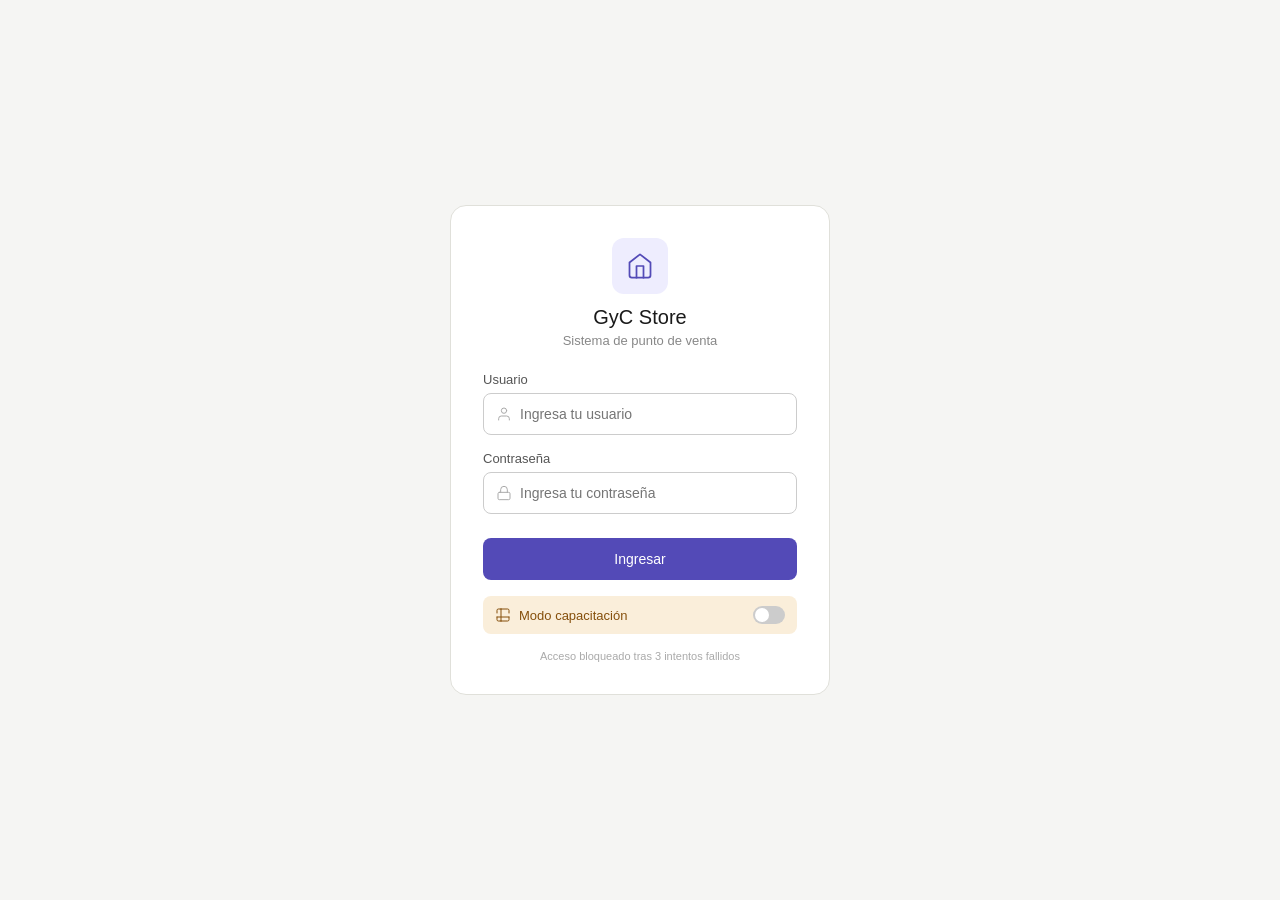
<file: vendedor.html>
<!DOCTYPE html>
<html lang="es">
<head>
  <meta charset="UTF-8">
  <meta name="viewport" content="width=device-width, initial-scale=1.0">
  <title>GyC Store — Vendedor</title>
  <link rel="stylesheet" href="css/style.css">
  <link rel="stylesheet" href="css/vendedor.css">
</head>
<body>

  <div class="app-wrapper">

    <header class="topbar">
      <div class="topbar-left">
        <div class="topbar-logo">
          <svg width="18" height="18" viewBox="0 0 24 24" fill="none" stroke="#534AB7" stroke-width="1.5" stroke-linecap="round" stroke-linejoin="round"><path d="M3 9l9-7 9 7v11a2 2 0 01-2 2H5a2 2 0 01-2-2z"/><polyline points="9 22 9 12 15 12 15 22"/></svg>
        </div>
        <span class="topbar-title">GyC Store</span>
        <span class="badge-cap" id="badge-cap" style="display:none;">Capacitación</span>
      </div>
      <div class="topbar-right">
        <span class="topbar-user" id="topbar-user"></span>
        <button class="btn-salir" onclick="cerrarSesion()">Salir</button>
      </div>
    </header>

    <nav class="tab-nav">
      <button class="tab-btn active" onclick="mostrarTab('venta', this)">Venta</button>
      <button class="tab-btn" onclick="mostrarTab('historial', this)">Historial</button>
      <button class="tab-btn" onclick="mostrarTab('reporte', this)">Reporte PDF</button>
    </nav>

    <!-- TAB VENTA -->
    <div id="tab-venta" class="tab-content">

      <div class="card">
        <p class="correlativo-info" id="correlativo-info">Cargando...</p>

        <div class="form-row">
          <div class="form-group">
            <label>SKU</label>
            <div class="sku-input-wrapper">
              <input type="text" id="sku-input" placeholder="Ej. GYC-001" onkeydown="if(event.key==='Enter') buscarSKU()">
              <button class="btn-buscar" onclick="buscarSKU()">Buscar</button>
            </div>
          </div>
          <div class="form-group">
            <label>Cantidad</label>
            <input type="number" id="cantidad-input" value="1" min="1" placeholder="1">
          </div>
        </div>

        <div id="producto-info" class="producto-info" style="display:none;"></div>

        <div class="form-group">
          <label>Monto ($)</label>
          <input type="number" id="monto-input" placeholder="0.00" step="0.01">
        </div>

        <button class="btn-agregar" onclick="agregarAlCarrito()">+ Agregar al carrito</button>
      </div>

      <div class="card" id="carrito-card" style="display:none;">
        <div class="carrito-header">
          <p class="card-title">Carrito</p>
          <span class="carrito-count" id="carrito-count">0 productos</span>
        </div>
        <div id="carrito-items"></div>
        <div class="carrito-total">
          <span>Total</span>
          <span class="total-amount" id="total-amount">$0.00</span>
        </div>
      </div>

      <div class="card" id="pago-card" style="display:none;">
        <div class="form-group">
          <label>Tipo de pago</label>
          <div class="tipo-pago-group">
            <button class="btn-pago active" onclick="seleccionarPago('Efectivo', this)">Efectivo</button>
            <button class="btn-pago" onclick="seleccionarPago('Transferencia', this)">Transferencia</button>
            <button class="btn-pago" onclick="seleccionarPago('Tarjeta', this)">Tarjeta</button>
          </div>
        </div>
        <div class="form-group">
          <label>Notas (opcional)</label>
          <input type="text" id="notas-input" placeholder="Ej. cliente frecuente">
        </div>
        <div class="btns-venta">
          <button class="btn-cancelar-venta" onclick="cancelarVenta()">Cancelar venta</button>
          <button class="btn-registrar" onclick="registrarVenta()">Registrar venta</button>
        </div>
      </div>

      <div class="card">
        <p class="card-title">Últimas ventas</p>
        <div id="ultimas-ventas"><p class="empty-msg">Sin ventas hoy</p></div>
      </div>

    </div>

    <!-- TAB HISTORIAL -->
    <div id="tab-historial" class="tab-content" style="display:none;">
      <div class="card">
        <p class="card-title">Filtrar ventas</p>
        <div class="form-row">
          <div class="form-group">
            <label>Día</label>
            <input type="date" id="filtro-fecha">
          </div>
          <div class="form-group">
            <label>Mes</label>
            <input type="month" id="filtro-mes">
          </div>
        </div>
        <button class="btn-buscar-hist" onclick="filtrarVentas()">Buscar</button>
      </div>
      <div id="historial-resultado"></div>
    </div>

    <!-- TAB REPORTE -->
    <div id="tab-reporte" class="tab-content" style="display:none;">
      <div class="card">
        <p class="card-title">Generar reporte PDF</p>
        <div class="form-group">
          <label>Filtrar por día</label>
          <input type="date" id="reporte-fecha">
        </div>
        <div class="form-group">
          <label>Filtrar por mes</label>
          <input type="month" id="reporte-mes">
        </div>
        <button class="btn-registrar" onclick="generarReporte()">Generar y descargar PDF</button>
      </div>
    </div>

  </div>

  <div id="toast" class="toast" style="display:none;"></div>

  <script src="js/app.js"></script>
  <script src="js/vendedor.js"></script>
</body>
</html>
</file>
<file: css/style.css>
* { margin: 0; padding: 0; box-sizing: border-box; }
 
body {
  font-family: -apple-system, BlinkMacSystemFont, 'Segoe UI', sans-serif;
  background: #f5f5f3;
  min-height: 100vh;
  display: flex;
  align-items: center;
  justify-content: center;
  color: #1a1a1a;
}
 
.login-wrapper {
  width: 100%;
  padding: 24px;
  display: flex;
  justify-content: center;
}
 
.login-card {
  background: #fff;
  border: 0.5px solid #e0e0da;
  border-radius: 16px;
  padding: 2rem;
  width: 100%;
  max-width: 380px;
}
 
.login-logo {
  text-align: center;
  margin-bottom: 1.5rem;
}
 
.login-icon {
  width: 56px;
  height: 56px;
  background: #EEEDFE;
  border-radius: 12px;
  display: flex;
  align-items: center;
  justify-content: center;
  margin: 0 auto 12px;
}
 
.login-logo h1 {
  font-size: 20px;
  font-weight: 500;
  color: #1a1a1a;
}
 
.login-logo p {
  font-size: 13px;
  color: #888;
  margin-top: 4px;
}
 
.error-msg {
  background: #FCEBEB;
  border: 0.5px solid #F09595;
  border-radius: 8px;
  padding: 10px 12px;
  font-size: 13px;
  color: #A32D2D;
  margin-bottom: 1rem;
  text-align: center;
}
 
.form-group {
  margin-bottom: 1rem;
}
 
.form-group label {
  font-size: 13px;
  color: #555;
  display: block;
  margin-bottom: 6px;
}
 
.input-wrapper {
  display: flex;
  align-items: center;
  border: 0.5px solid #ccc;
  border-radius: 8px;
  padding: 0 12px;
  gap: 8px;
  height: 42px;
  background: #fff;
  transition: border-color 0.2s;
}
 
.input-wrapper:focus-within {
  border-color: #534AB7;
}
 
.input-wrapper svg {
  color: #aaa;
  flex-shrink: 0;
}
 
.input-wrapper input {
  border: none;
  outline: none;
  font-size: 14px;
  width: 100%;
  color: #1a1a1a;
  background: transparent;
}
 
.btn-login {
  width: 100%;
  height: 42px;
  background: #534AB7;
  border: none;
  border-radius: 8px;
  color: #fff;
  font-size: 14px;
  font-weight: 500;
  cursor: pointer;
  margin-top: 0.5rem;
  transition: background 0.2s, transform 0.1s;
}
 
.btn-login:hover { background: #3C3489; }
.btn-login:active { transform: scale(0.98); }
.btn-login:disabled { background: #aaa; cursor: not-allowed; }
 
.modo-capacitacion {
  display: flex;
  align-items: center;
  gap: 8px;
  background: #FAEEDA;
  border-radius: 8px;
  padding: 10px 12px;
  margin-top: 1rem;
  font-size: 13px;
  color: #854F0B;
  font-weight: 500;
}
 
.toggle {
  margin-left: auto;
  position: relative;
  width: 32px;
  height: 18px;
  flex-shrink: 0;
}
 
.toggle input { opacity: 0; width: 0; height: 0; }
 
.toggle-slider {
  position: absolute;
  inset: 0;
  background: #ccc;
  border-radius: 9px;
  cursor: pointer;
  transition: background 0.2s;
}
 
.toggle-slider:before {
  content: '';
  position: absolute;
  width: 14px;
  height: 14px;
  background: #fff;
  border-radius: 50%;
  top: 2px;
  left: 2px;
  transition: transform 0.2s;
}
 
.toggle input:checked + .toggle-slider { background: #EF9F27; }
.toggle input:checked + .toggle-slider:before { transform: translateX(14px); }
 
.login-aviso {
  text-align: center;
  font-size: 11px;
  color: #aaa;
  margin-top: 1rem;
}
</file>
<file: css/vendedor.css>
.app-wrapper { min-height:100vh; background:#f5f5f3; display:flex; flex-direction:column; }

.topbar { background:#534AB7; padding:10px 16px; display:flex; align-items:center; justify-content:space-between; position:sticky; top:0; z-index:100; }
.topbar-left { display:flex; align-items:center; gap:8px; }
.topbar-logo { width:32px; height:32px; background:#EEEDFE; border-radius:8px; display:flex; align-items:center; justify-content:center; flex-shrink:0; }
.topbar-title { color:#fff; font-size:15px; font-weight:500; }
.badge-cap { background:#FAEEDA; color:#854F0B; font-size:11px; font-weight:500; padding:2px 8px; border-radius:20px; }
.topbar-right { display:flex; align-items:center; gap:8px; }
.topbar-user { color:#CECBF6; font-size:12px; }
.btn-salir { background:transparent; border:0.5px solid #CECBF6; border-radius:6px; color:#CECBF6; font-size:12px; padding:4px 10px; cursor:pointer; }

.tab-nav { display:flex; gap:8px; padding:10px 16px; background:#fff; border-bottom:0.5px solid #e0e0da; overflow-x:auto; position:sticky; top:52px; z-index:99; }
.tab-btn { padding:6px 16px; border:0.5px solid #e0e0da; border-radius:20px; background:#fff; font-size:13px; cursor:pointer; color:#555; white-space:nowrap; transition:all 0.2s; }
.tab-btn.active { background:#534AB7; color:#fff; border-color:#534AB7; }

.tab-content { padding:14px; display:flex; flex-direction:column; gap:12px; }

.card { background:#fff; border:0.5px solid #e0e0da; border-radius:12px; padding:16px; }
.card-title { font-size:14px; font-weight:500; color:#1a1a1a; margin-bottom:12px; }
.correlativo-info { font-size:11px; color:#888; margin-bottom:12px; }

.form-row { display:grid; grid-template-columns:1fr 1fr; gap:10px; }
.form-group { margin-bottom:10px; }
.form-group label { font-size:12px; color:#555; display:block; margin-bottom:4px; }
.form-group input { border:0.5px solid #ccc; border-radius:8px; height:38px; padding:0 10px; font-size:13px; width:100%; outline:none; transition:border-color 0.2s; }
.form-group input:focus { border-color:#534AB7; }

.sku-input-wrapper { display:flex; border:0.5px solid #ccc; border-radius:8px; overflow:hidden; height:38px; transition:border-color 0.2s; }
.sku-input-wrapper:focus-within { border-color:#534AB7; }
.sku-input-wrapper input { border:none; outline:none; padding:0 10px; font-size:13px; flex:1; min-width:0; }
.btn-buscar { background:#EEEDFE; border:none; padding:0 12px; cursor:pointer; font-size:12px; color:#534AB7; font-weight:500; white-space:nowrap; }

.producto-info { background:#EAF3DE; border-radius:8px; padding:10px 12px; margin-bottom:10px; display:flex; align-items:center; justify-content:space-between; }
.producto-info-nombre { font-size:13px; font-weight:500; color:#27500A; }
.producto-info-precio { font-size:12px; color:#3B6D11; margin-top:2px; }
.producto-info-check { color:#27500A; font-size:18px; }

.btn-agregar { width:100%; height:40px; background:#534AB7; border:none; border-radius:8px; color:#fff; font-size:13px; font-weight:500; cursor:pointer; margin-top:4px; transition:background 0.2s; }
.btn-agregar:hover { background:#3C3489; }

.carrito-header { display:flex; justify-content:space-between; align-items:center; margin-bottom:10px; }
.carrito-count { font-size:12px; color:#888; }

.carrito-item { display:flex; align-items:center; gap:8px; padding:8px 0; border-bottom:0.5px solid #f0f0f0; }
.carrito-item:last-child { border-bottom:none; }
.carrito-item-info { flex:1; min-width:0; }
.carrito-item-nombre { font-size:13px; color:#1a1a1a; white-space:nowrap; overflow:hidden; text-overflow:ellipsis; }
.carrito-item-sku { font-size:11px; color:#888; }
.carrito-item-monto { font-size:13px; font-weight:500; color:#1a1a1a; white-space:nowrap; }
.btn-eliminar-item { background:#FCEBEB; border:none; border-radius:6px; width:28px; height:28px; cursor:pointer; color:#A32D2D; font-size:16px; flex-shrink:0; display:flex; align-items:center; justify-content:center; }

.carrito-total { display:flex; justify-content:space-between; align-items:center; border-top:0.5px solid #e0e0da; margin-top:10px; padding-top:10px; }
.carrito-total span:first-child { font-size:13px; color:#555; }
.total-amount { font-size:22px; font-weight:500; color:#1a1a1a; }

.tipo-pago-group { display:flex; gap:8px; }
.btn-pago { flex:1; height:36px; border:0.5px solid #ccc; border-radius:8px; background:#fff; color:#555; font-size:12px; cursor:pointer; transition:all 0.2s; }
.btn-pago.active { border-color:#534AB7; background:#EEEDFE; color:#534AB7; font-weight:500; }

.btns-venta { display:grid; grid-template-columns:1fr 1fr; gap:8px; margin-top:10px; }
.btn-cancelar-venta { height:42px; border:0.5px solid #E24B4A; border-radius:8px; background:#FCEBEB; color:#A32D2D; font-size:13px; cursor:pointer; }
.btn-registrar { height:42px; background:#534AB7; border:none; border-radius:8px; color:#fff; font-size:13px; font-weight:500; cursor:pointer; transition:background 0.2s; }
.btn-registrar:hover { background:#3C3489; }
.btn-registrar:disabled { background:#aaa; cursor:not-allowed; }

.venta-row { display:flex; justify-content:space-between; align-items:center; padding:8px 0; border-bottom:0.5px solid #f0f0f0; }
.venta-row:last-child { border-bottom:none; }
.venta-row-info p:first-child { font-size:13px; color:#1a1a1a; }
.venta-row-info p:last-child { font-size:11px; color:#888; }
.venta-row-right { text-align:right; }
.venta-row-monto { font-size:13px; font-weight:500; color:#1a1a1a; }
.badge { display:inline-block; padding:2px 8px; border-radius:20px; font-size:11px; font-weight:500; }
.badge-activa { background:#EAF3DE; color:#27500A; }
.badge-anulada { background:#FCEBEB; color:#A32D2D; }

.btn-anular { background:transparent; border:0.5px solid #E24B4A; border-radius:6px; color:#A32D2D; font-size:11px; padding:2px 8px; cursor:pointer; margin-top:4px; }

.empty-msg { font-size:13px; color:#aaa; text-align:center; padding:16px 0; }

.btn-buscar-hist { width:100%; height:40px; background:#534AB7; border:none; border-radius:8px; color:#fff; font-size:13px; font-weight:500; cursor:pointer; margin-top:4px; }

.historial-venta { background:#fff; border:0.5px solid #e0e0da; border-radius:10px; padding:12px 14px; margin-bottom:8px; }
.historial-venta-header { display:flex; justify-content:space-between; align-items:center; margin-bottom:6px; }
.historial-skus { font-size:12px; color:#555; margin-bottom:4px; }
.historial-meta { font-size:11px; color:#888; }

.toast { position:fixed; bottom:24px; left:50%; transform:translateX(-50%); background:#1a1a1a; color:#fff; padding:10px 20px; border-radius:20px; font-size:13px; z-index:999; white-space:nowrap; }
.toast.success { background:#27500A; }
.toast.error { background:#A32D2D; }

@media (max-width:480px) {
  .form-row { grid-template-columns:1fr; }
  .tipo-pago-group { flex-direction:column; }
  .btns-venta { grid-template-columns:1fr; }
}
</file>
